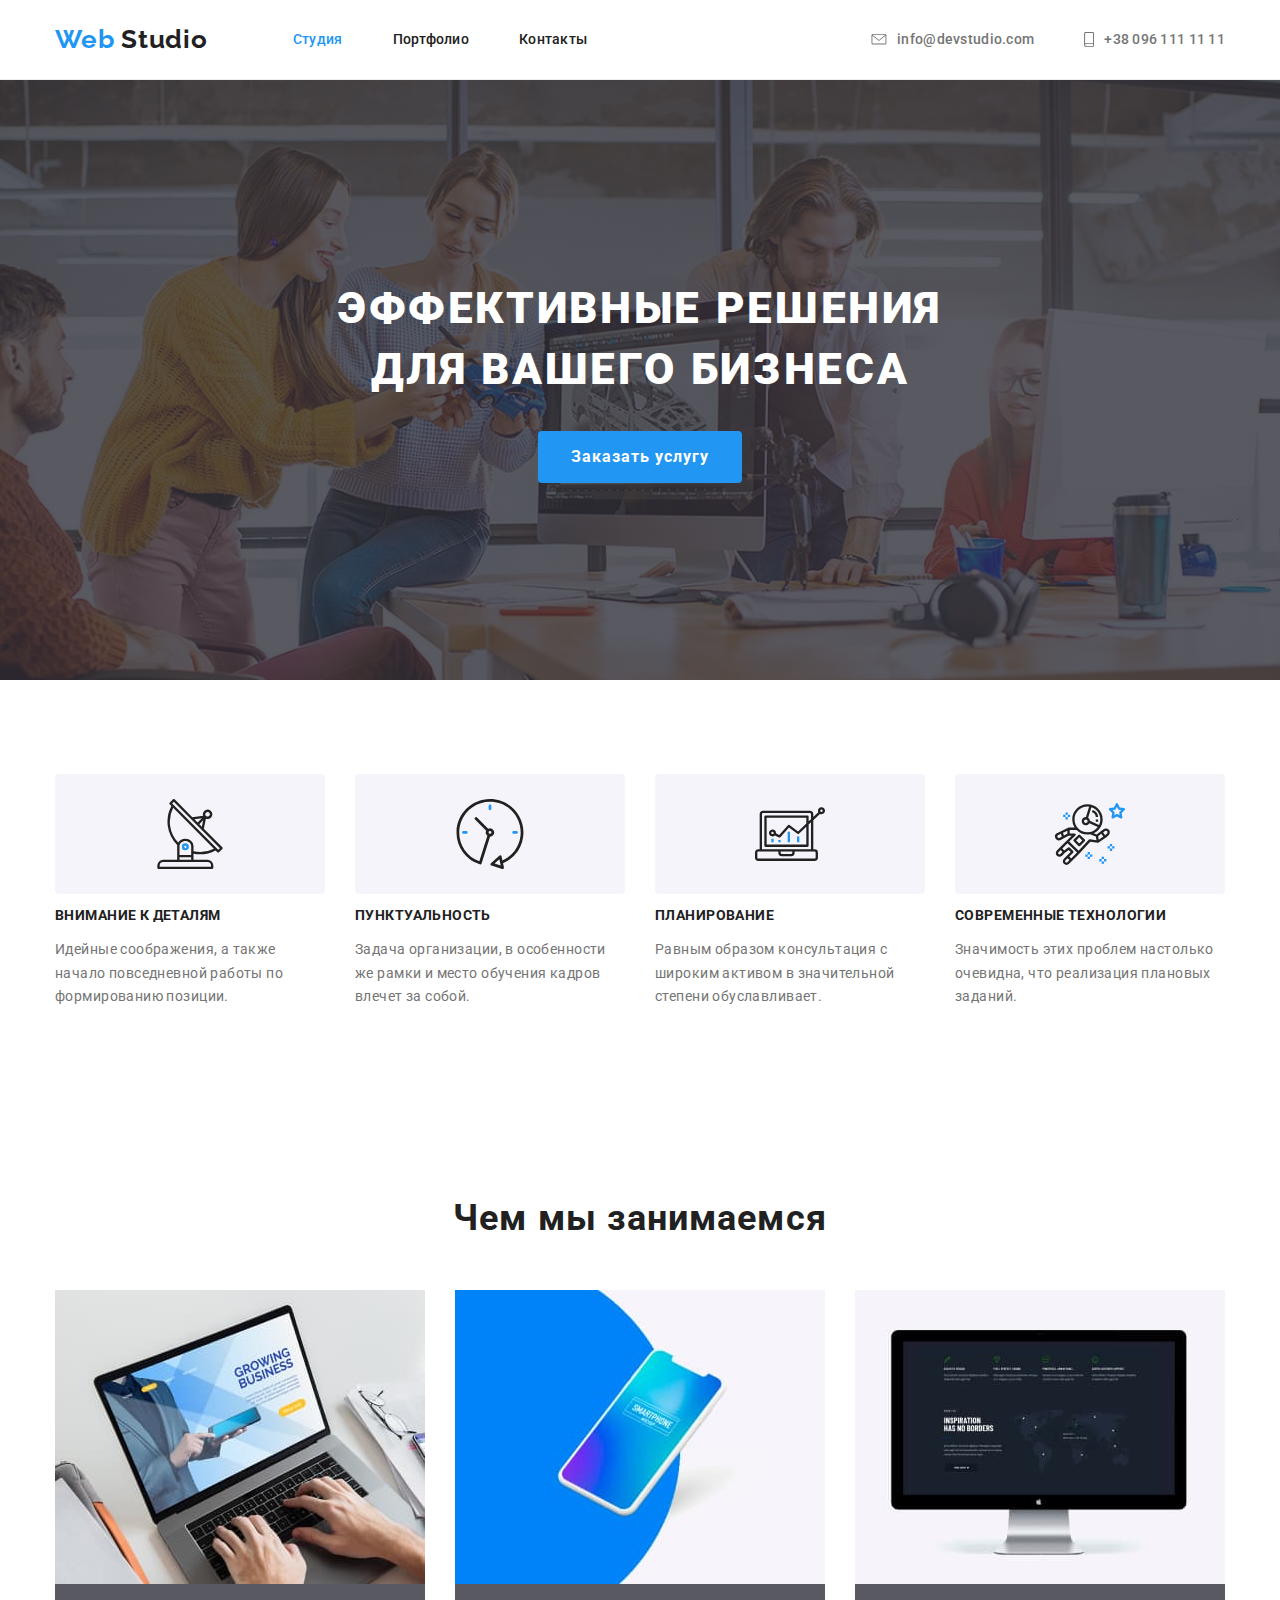
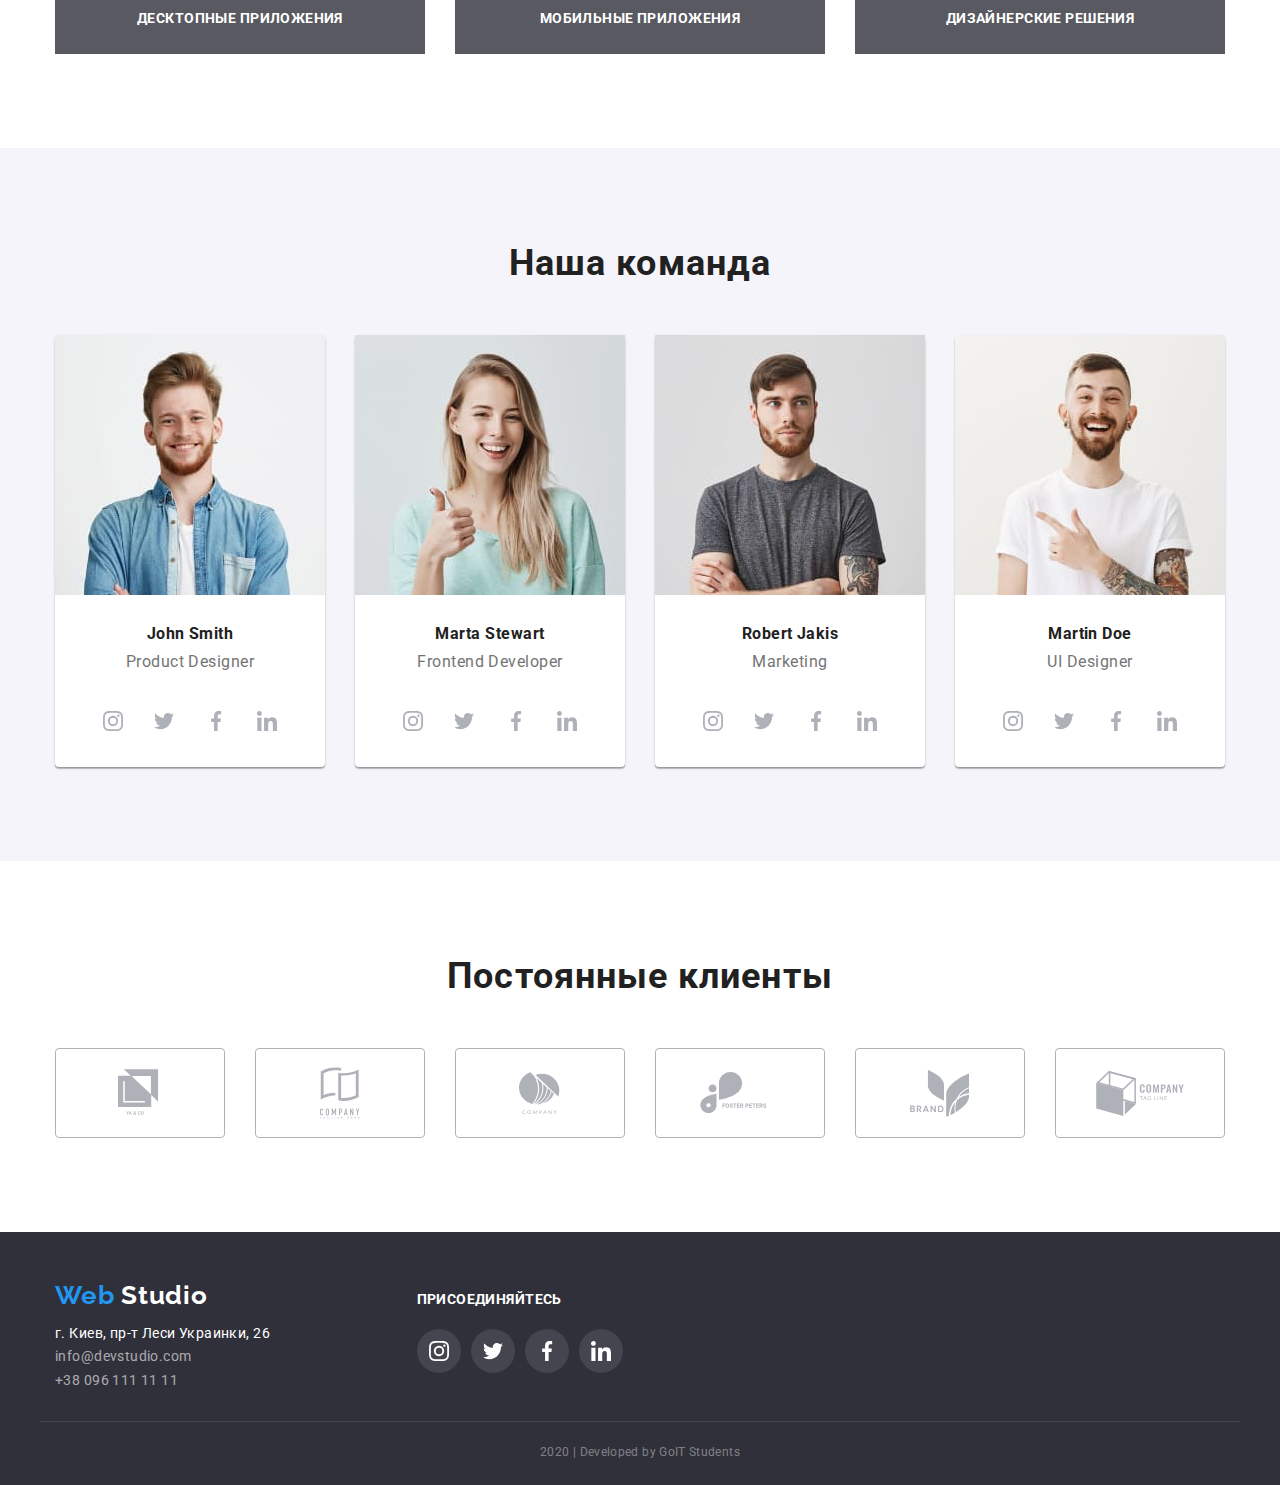
<file: index.html>
<!DOCTYPE html>
<html lang="ru">
  <head>
    <meta charset="UTF-8" />
    <meta name="viewport" content="width=device-width, initial-scale=1.0" />
    <title>Document</title>
    <link
      href="https://fonts.googleapis.com/css2?family=Raleway:wght@700&family=Roboto:wght@400;500;700;900&display=swap"
      rel="stylesheet"
    />
    <link
      rel="stylesheet"
      href="https://cdnjs.cloudflare.com/ajax/libs/modern-normalize/0.6.0/modern-normalize.min.css"
    />
    <link rel="stylesheet" href="./css/styles.css" />
  </head>

  <body>
    <!--Шапка-->
    <header class="page-header">
      <div class="container header-menu">
        <nav class="header-menu">
          <a href="./index.html" class="logo link"
            >Web <span class="logo accent">Studio</span></a
          >
          <ul class="site-nav list">
            <li class="item">
              <a href="./index.html" class="current link">Студия</a>
            </li>
            <li class="item">
              <a href="./portfolio.html" class="link">Портфолио</a>
            </li>
            <li class="item"><a href="#" class="link">Контакты</a></li>
          </ul>
        </nav>

        <ul class="contacts list">
          <li class="item">
            <a href="mailto:info@devstudio.com" class="link">
              <svg class="envelope-icon">
                <use href="./images/sprite.svg#icon-envelope"></use></svg
              >info@devstudio.com
            </a>
          </li>
          <li class="item">
            <a href="tel:+380961111111" class="link">
              <svg class="smartphone-icon">
                <use href="./images/sprite.svg#icon-smartphone"></use></svg
              >+38 096 111 11 11</a
            >
          </li>
        </ul>
      </div>
    </header>

    <main>
      <!--Герой-->
      <section class="hero">
        <div class="hero-content">
          <h1 class="hero-title">эффективные решения для вашего бизнеса</h1>
          <a href="#" class="button link">Заказать услугу</a>
        </div>
      </section>

      <!--Наши преимущества-->
      <section class="section">
        <div class="container">
          <h2 class="section-title visually-hidden">Наши преимущества</h2>
          <ul class="advantages list">
            <li class="item">
              <div class="advantages-icon">
                <svg width="70" height="70">
                  <use href="./images/sprite.svg#icon-antenna"></use>
                </svg>
              </div>
              <h3 class="advantages-title">Внимание к деталям</h3>
              <p class="text">
                Идейные соображения, а также начало повседневной работы по
                формированию позиции.
              </p>
            </li>
            <li class="item">
              <div class="advantages-icon">
                <svg width="70" height="70">
                  <use href="./images/sprite.svg#icon-clock"></use>
                </svg>
              </div>
              <h3 class="advantages-title">Пунктуальность</h3>
              <p class="text">
                Задача организации, в особенности же рамки и место обучения
                кадров влечет за собой.
              </p>
            </li>
            <li class="item">
              <div class="advantages-icon">
                <svg width="70" height="70">
                  <use href="./images/sprite.svg#icon-diagram"></use>
                </svg>
              </div>
              <h3 class="advantages-title">Планирование</h3>
              <p class="text">
                Равным образом консультация с широким активом в значительной
                степени обуславливает.
              </p>
            </li>
            <li class="item">
              <div class="advantages-icon">
                <svg width="70" height="70">
                  <use href="./images/sprite.svg#icon-astronaut"></use>
                </svg>
              </div>
              <h3 class="advantages-title">Современные технологии</h3>
              <p class="text">
                Значимость этих проблем настолько очевидна, что реализация
                плановых заданий.
              </p>
            </li>
          </ul>
        </div>
      </section>

      <!--Чем мы занимаемся-->
      <section class="section">
        <div class="container">
          <h2 class="section-title">Чем мы занимаемся</h2>
          <ul class="services list">
            <li class="item">
              <img
                src="./images/project-9.jpg"
                alt="человек работающий за компьютером"
                width="370"
                height="294"
              />
              <h3 class="service-title">Десктопные приложения</h3>
            </li>
            <li class="item">
              <img
                src="./images/phone.jpg"
                alt="смартфон"
                width="370"
                height="294"
              />
              <h3 class="service-title">Мобильные приложения</h3>
            </li>
            <li class="item">
              <img
                src="./images/project-6.jpg"
                alt="экран компьютера с дизайном программы"
                width="370"
                height="294"
              />
              <h3 class="service-title">Дизайнерские решения</h3>
            </li>
          </ul>
        </div>
      </section>

      <!--Наша команда-->
      <section class="section background">
        <div class="container">
          <h2 class="section-title">Наша команда</h2>
          <ul class="team list">
            <li class="worker-card">
              <img
                class="photo"
                src="./images/smith-photo.jpg"
                alt="фото Джона Смитта"
                width="270"
                height="260"
              />
              <div class="worker-info">
                <h3 class="worker-name">John Smith</h3>
                <p class="worker-profession">Product Designer</p>
                <ul class="socials list">
                  <li>
                    <a
                      href="#"
                      aria-label="Ссылка на Instagram"
                      class="socials link"
                    >
                      <svg width="20" height="20">
                        <use
                          href="./images/sprite.svg#icon-instagram"
                        ></use></svg
                    ></a>
                  </li>
                  <li>
                    <a
                      href="#"
                      aria-label="Ссылка на Twitter"
                      class="socials link"
                      ><svg width="20" height="20">
                        <use href="./images/sprite.svg#icon-twitter"></use></svg
                    ></a>
                  </li>
                  <li>
                    <a
                      href="#"
                      aria-label="Ссылка на Facebook"
                      class="socials link"
                    >
                      <svg width="20" height="20">
                        <use
                          href="./images/sprite.svg#icon-facebook"
                        ></use></svg
                    ></a>
                  </li>
                  <li>
                    <a
                      href="#"
                      aria-label="Ссылка на Linkedin"
                      class="socials link"
                      ><svg width="20" height="20">
                        <use
                          href="./images/sprite.svg#icon-linkedin"
                        ></use></svg
                    ></a>
                  </li>
                </ul>
              </div>
            </li>

            <li class="worker-card">
              <img
                class="photo"
                src="./images/steward-photo.jpg"
                alt="фото Марты Стюарт"
                width="270"
                height="260"
              />
              <div class="worker-info">
                <h3 class="worker-name">Marta Stewart</h3>
                <p class="worker-profession">Frontend Developer</p>
                <ul class="socials list">
                  <li>
                    <a
                      href="#"
                      aria-label="Ссылка на Instagram"
                      class="sd socials link"
                    >
                      <svg width="20" height="20">
                        <use
                          href="./images/sprite.svg#icon-instagram"
                        ></use></svg
                    ></a>
                  </li>
                  <li>
                    <a
                      href="#"
                      aria-label="Ссылка на Twitter"
                      class="socials link"
                      ><svg width="20" height="20">
                        <use href="./images/sprite.svg#icon-twitter"></use></svg
                    ></a>
                  </li>
                  <li>
                    <a
                      href="#"
                      aria-label="Ссылка на Facebook"
                      class="socials link"
                    >
                      <svg width="20" height="20">
                        <use
                          href="./images/sprite.svg#icon-facebook"
                        ></use></svg
                    ></a>
                  </li>
                  <li>
                    <a
                      href="#"
                      aria-label="Ссылка на Linkedin"
                      class="socials link"
                      ><svg width="20" height="20">
                        <use
                          href="./images/sprite.svg#icon-linkedin"
                        ></use></svg
                    ></a>
                  </li>
                </ul>
              </div>
            </li>

            <li class="worker-card">
              <img
                class="photo"
                src="./images/jakis-photo.jpg"
                alt="фото Роберта Джекиса"
                width="270"
                height="260"
              />
              <div class="worker-info">
                <h3 class="worker-name">Robert Jakis</h3>
                <p class="worker-profession">Marketing</p>
                <ul class="socials list">
                  <li>
                    <a
                      href="#"
                      aria-label="Ссылка на Instagram"
                      class="sd socials link"
                    >
                      <svg width="20" height="20">
                        <use
                          href="./images/sprite.svg#icon-instagram"
                        ></use></svg
                    ></a>
                  </li>
                  <li>
                    <a
                      href="#"
                      aria-label="Ссылка на Twitter"
                      class="socials link"
                      ><svg width="20" height="20">
                        <use href="./images/sprite.svg#icon-twitter"></use></svg
                    ></a>
                  </li>
                  <li>
                    <a
                      href="#"
                      aria-label="Ссылка на Facebook"
                      class="socials link"
                    >
                      <svg width="20" height="20">
                        <use
                          href="./images/sprite.svg#icon-facebook"
                        ></use></svg
                    ></a>
                  </li>
                  <li>
                    <a
                      href="#"
                      aria-label="Ссылка на Linkedin"
                      class="socials link"
                      ><svg width="20" height="20">
                        <use
                          href="./images/sprite.svg#icon-linkedin"
                        ></use></svg
                    ></a>
                  </li>
                </ul>
              </div>
            </li>

            <li class="worker-card">
              <img
                class="photo"
                src="./images/doe-photo.jpg"
                alt="фото Мартина Доу"
                width="270"
                height="260"
              />
              <div class="worker-info">
                <h3 class="worker-name">Martin Doe</h3>
                <p class="worker-profession">UI Designer</p>
                <ul class="socials list">
                  <li>
                    <a
                      href="#"
                      aria-label="Ссылка на Instagram"
                      class="sd socials link"
                    >
                      <svg width="20" height="20">
                        <use
                          href="./images/sprite.svg#icon-instagram"
                        ></use></svg
                    ></a>
                  </li>
                  <li>
                    <a
                      href="#"
                      aria-label="Ссылка на Twitter"
                      class="socials link"
                      ><svg width="20" height="20">
                        <use href="./images/sprite.svg#icon-twitter"></use></svg
                    ></a>
                  </li>
                  <li>
                    <a
                      href="#"
                      aria-label="Ссылка на Facebook"
                      class="socials link"
                    >
                      <svg width="20" height="20">
                        <use
                          href="./images/sprite.svg#icon-facebook"
                        ></use></svg
                    ></a>
                  </li>
                  <li>
                    <a
                      href="#"
                      aria-label="Ссылка на Linkedin"
                      class="socials link"
                      ><svg width="20" height="20">
                        <use
                          href="./images/sprite.svg#icon-linkedin"
                        ></use></svg
                    ></a>
                  </li>
                </ul>
              </div>
            </li>
          </ul>
        </div>
      </section>

      <!--Постоянные клиенты-->
      <section class="section">
        <div class="container">
          <h2 class="section-title">Постоянные клиенты</h2>
          <ul class="clients list">
            <li class="item">
              <a href="#" class="clients link">
                <svg width="44.27" height="49.23">
                  <use href="./images/sprite.svg#icon-logo-1"></use>
                </svg>
              </a>
            </li>
            <li class="item">
              <a href="#" class="clients link">
                <svg width="40" height="52">
                  <use href="./images/sprite.svg#icon-logo-2"></use>
                </svg>
              </a>
            </li>
            <li class="item">
              <a href="#" class="clients link">
                <svg width="41" height="42.6">
                  <use href="./images/sprite.svg#icon-logo-3"></use></svg
              ></a>
            </li>
            <li class="item">
              <a href="#" class="clients link">
                <svg width="79.66" height="42.02">
                  <use href="./images/sprite.svg#icon-logo-4"></use>
                </svg>
              </a>
            </li>
            <li class="item">
              <a href="#" class="clients link">
                <svg width="59" height="47">
                  <use href="./images/sprite.svg#icon-logo-5"></use></svg
              ></a>
            </li>
            <li class="item">
              <a href="#" class="clients link">
                <svg class="icon" width="88.48" height="45.44">
                  <use href="./images/sprite.svg#icon-logo-6"></use></svg
              ></a>
            </li>
          </ul>
        </div>
      </section>
    </main>

    <!--Футер-->
    <footer class="footer">
      <div class="container footer-section">
        <div class="address">
          <a href="./index.html" class="logo link"
            >Web <span class="logo inverse">Studio</span></a
          >
          <address>
            <ul class="list">
              <li class="address-info">г. Киев, пр-т Леси Украинки, 26</li>
              <li>
                <a href="mailto:info@devstudio.com" class="footer-contacts link"
                  >info@devstudio.com</a
                >
              </li>
              <li>
                <a href="tel:+380961111111" class="footer-contacts link"
                  >+38 096 111 11 11</a
                >
              </li>
            </ul>
          </address>
        </div>

        <div class="join-us">
          <b class="label">присоединяйтесь</b>
          <ul class="footer-socials list">
            <li class="item">
              <a href="#" aria-label="Ссылка на Instagram" class="socials link">
                <svg width="20" height="20">
                  <use href="./images/sprite.svg#icon-instagram"></use></svg
              ></a>
            </li>
            <li class="item">
              <a href="#" aria-label="Ссылка на Twitter" class="socials link"
                ><svg width="20" height="20">
                  <use href="./images/sprite.svg#icon-twitter"></use></svg
              ></a>
            </li>
            <li class="item">
              <a href="#" aria-label="Ссылка на Facebook" class="socials link">
                <svg width="20" height="20">
                  <use href="./images/sprite.svg#icon-facebook"></use>
                </svg>
              </a>
            </li>
            <li class="item">
              <a href="#" aria-label="Ссылка на Linkedin" class="socials link"
                ><svg width="20" height="20">
                  <use href="./images/sprite.svg#icon-linkedin"></use></svg
              ></a>
            </li>
          </ul>
        </div>
      </div>
      <p class="copyright">2020 | Developed by GoIT Students</p>
    </footer>
  </body>
</html>
</file>
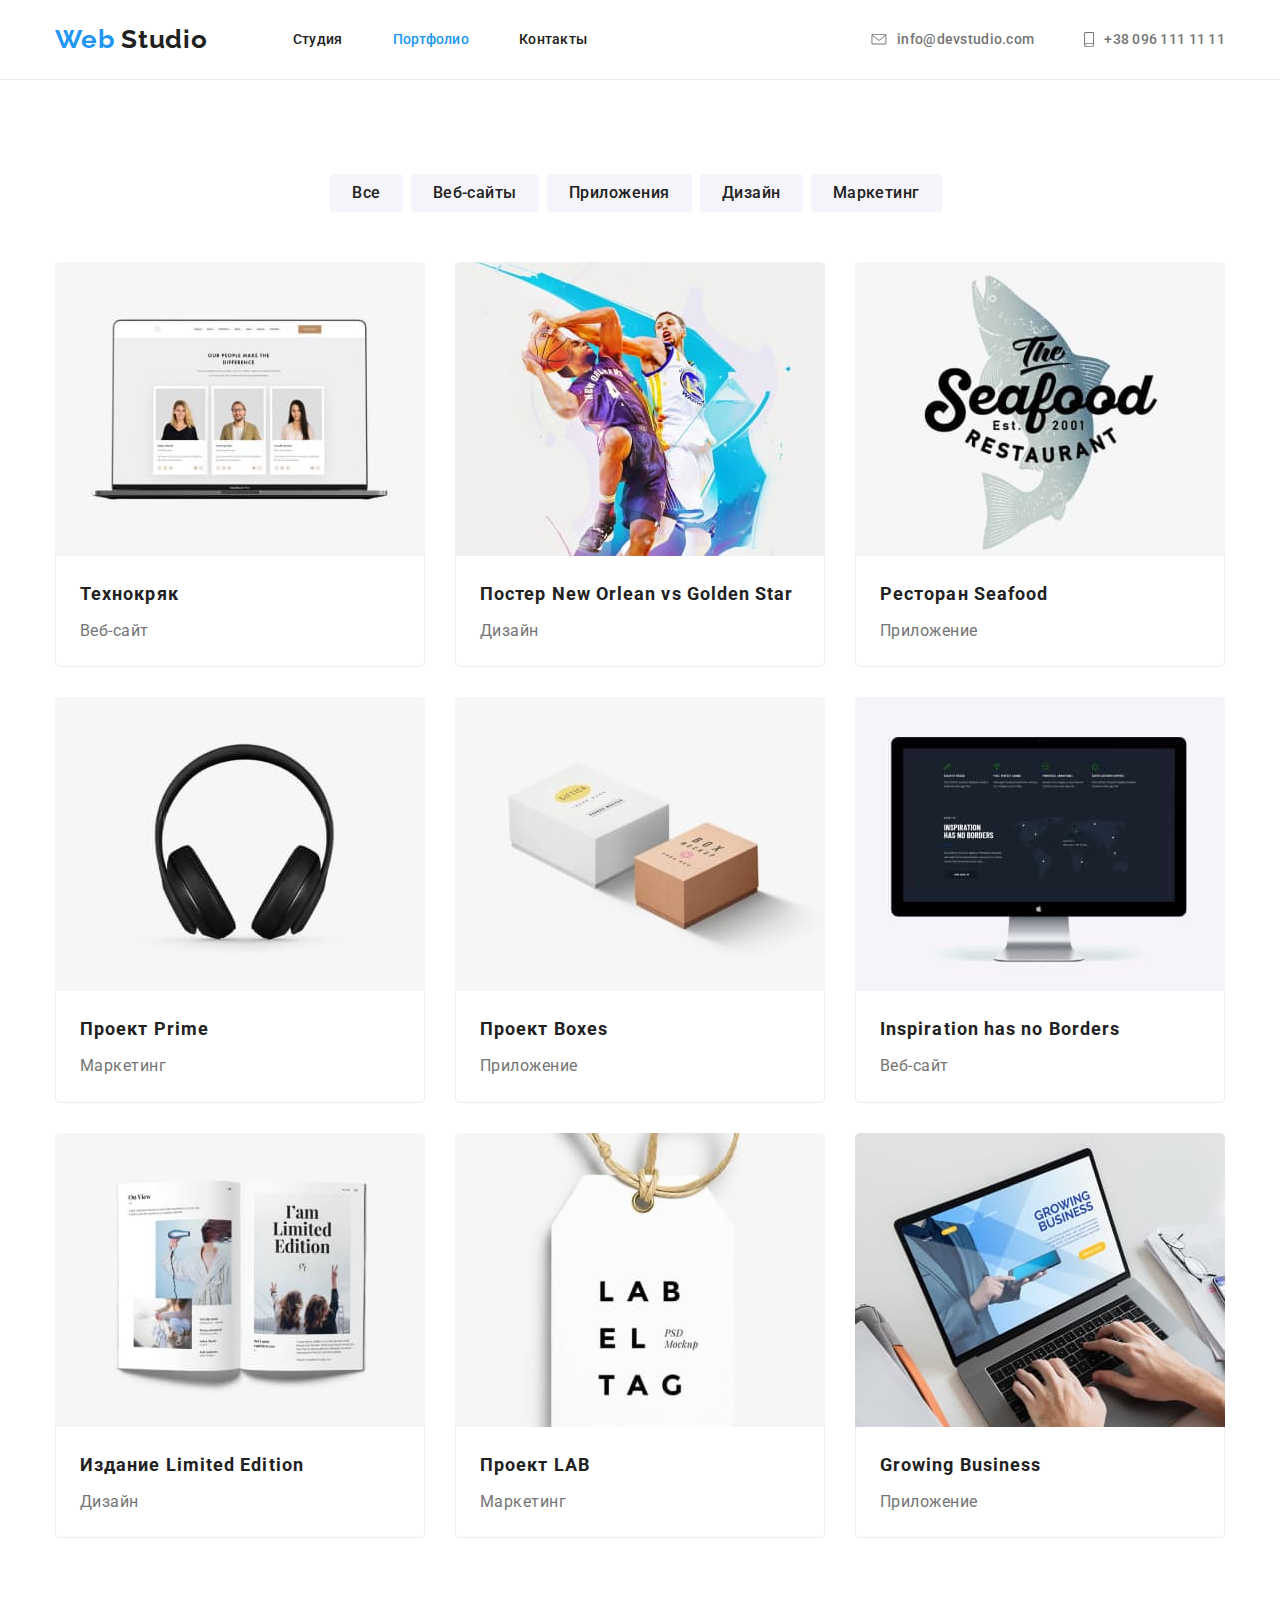
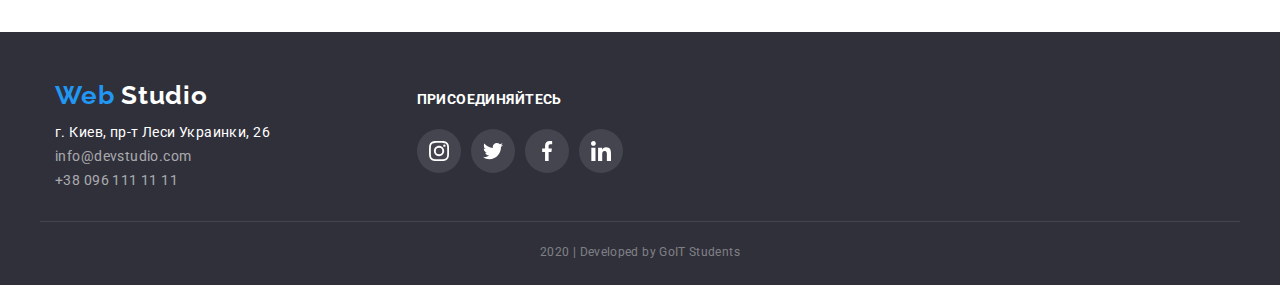
<file: portfolio.html>
<!DOCTYPE html>
<html lang="ru">
  <head>
    <meta charset="UTF-8" />
    <meta name="viewport" content="width=device-width, initial-scale=1.0" />
    <title>Document</title>
    <link
      href="https://fonts.googleapis.com/css2?family=Raleway:wght@700&family=Roboto:wght@400;500;700;900&display=swap"
      rel="stylesheet"
    />
    <link
      rel="stylesheet"
      href="https://cdnjs.cloudflare.com/ajax/libs/modern-normalize/0.6.0/modern-normalize.min.css"
    />
    <link rel="stylesheet" href="./css/styles.css" />
  </head>

  <body>
    <!--Шапка-->
    <header class="page-header">
      <div class="container header-menu">
        <nav class="header-menu">
          <a href="./index.html" class="logo link"
            >Web <span class="logo accent">Studio</span></a
          >
          <ul class="site-nav list">
            <li class="item">
              <a href="./index.html" class="link">Студия</a>
            </li>
            <li class="item">
              <a href="./portfolio.html" class="current link">Портфолио</a>
            </li>
            <li class="item"><a href="#" class="link">Контакты</a></li>
          </ul>
        </nav>

        <ul class="contacts list">
          <li class="item">
            <a href="mailto:info@devstudio.com" class="link">
              <svg class="envelope-icon">
                <use href="./images/sprite.svg#icon-envelope"></use></svg
              >info@devstudio.com
            </a>
          </li>
          <li class="item">
            <a href="tel:+380961111111" class="link">
              <svg class="smartphone-icon">
                <use href="./images/sprite.svg#icon-smartphone"></use></svg
              >+38 096 111 11 11</a
            >
          </li>
        </ul>
      </div>
    </header>

    <main>
      <!--Фильтр-->
      <section class="section portfolio">
        <div class="container">
          <h1 class="visually-hidden">Наши проекты</h1>
          <ul class="filter list">
            <li class="item"><button class="filter-button">Все</button></li>
            <li class="item">
              <button class="filter-button">Веб-сайты</button>
            </li>
            <li class="item">
              <button class="filter-button">Приложения</button>
            </li>
            <li class="item"><button class="filter-button">Дизайн</button></li>
            <li class="item">
              <button class="filter-button">Маркетинг</button>
            </li>
          </ul>

          <!--Галерея/Портфолио-->
          <div>
            <ul class="portfolio list">
              <li class="portfolio-card">
                <a href="#" class="link">
                  <div class="portfolio-top">
                    <img
                      src="./images/project-1.jpg"
                      alt="Экран ноутбука на котором открыт сайт Технокряк"
                      width="370"
                      height="294"
                    />
                    <p class="content">
                      Технокряк это современная площадка распространения
                      коронавируса. Компании используют эту платформу для
                      цифрового шпионажа и атак на защищённые сервера
                      конкурентов.
                    </p>
                  </div>
                  <div class="portfolio-description">
                    <h2 class="portfolio-item">Технокряк</h2>
                    <p class="portfolio-type">Веб-сайт</p>
                  </div></a
                >
              </li>
              <li class="portfolio-card">
                <a href="#" class="link">
                  <div class="portfolio-top">
                    <img
                      src="./images/project-2.jpg"
                      alt="Постер с двумя игроками команд New Orlean и Golden Stars"
                      width="370"
                      height="294"
                    />
                    <p class="content">
                      Технокряк это современная площадка распространения
                      коронавируса. Компании используют эту платформу для
                      цифрового шпионажа и атак на защищённые сервера
                      конкурентов.
                    </p>
                  </div>
                  <div class="portfolio-description">
                    <h2 class="portfolio-item">
                      Постер New Orlean vs Golden Star
                    </h2>
                    <p class="portfolio-type">Дизайн</p>
                  </div></a
                >
              </li>
              <li class="portfolio-card">
                <a href="#" class="link">
                  <div class="portfolio-top">
                    <img
                      src="./images/project-3.jpg"
                      alt="Эмблема ресторана Seafood"
                      width="370"
                      height="294"
                    />
                    <p class="content">
                      Технокряк это современная площадка распространения
                      коронавируса. Компании используют эту платформу для
                      цифрового шпионажа и атак на защищённые сервера
                      конкурентов.
                    </p>
                  </div>
                  <div class="portfolio-description">
                    <h2 class="portfolio-item">Ресторан Seafood</h2>
                    <p class="portfolio-type">Приложение</p>
                  </div></a
                >
              </li>
              <li class="portfolio-card">
                <a href="#" class="link">
                  <div class="portfolio-top">
                    <img
                      src="./images/project-4.jpg"
                      alt="Наушники"
                      width="370"
                      height="294"
                    />
                    <p class="content">
                      Технокряк это современная площадка распространения
                      коронавируса. Компании используют эту платформу для
                      цифрового шпионажа и атак на защищённые сервера
                      конкурентов.
                    </p>
                  </div>
                  <div class="portfolio-description">
                    <h2 class="portfolio-item">Проект Prime</h2>
                    <p class="portfolio-type">Маркетинг</p>
                  </div>
                </a>
              </li>
              <li class="portfolio-card">
                <a href="#" class="link">
                  <div class="portfolio-top">
                    <img
                      src="./images/project-5.jpg"
                      alt="Эмблема приложения Boxes: две коробки"
                      width="370"
                      height="294"
                    />
                    <p class="content">
                      Технокряк это современная площадка распространения
                      коронавируса. Компании используют эту платформу для
                      цифрового шпионажа и атак на защищённые сервера
                      конкурентов.
                    </p>
                  </div>
                  <div class="portfolio-description">
                    <h2 class="portfolio-item">Проект Boxes</h2>
                    <p class="portfolio-type">Приложение</p>
                  </div>
                </a>
              </li>
              <li class="portfolio-card">
                <a href="#" class="link">
                  <div class="portfolio-top">
                    <img
                      src="./images/project-6.jpg"
                      alt="Экран компьютера с открытым сайтом"
                      width="370"
                      height="294"
                    />
                    <p class="content">
                      Технокряк это современная площадка распространения
                      коронавируса. Компании используют эту платформу для
                      цифрового шпионажа и атак на защищённые сервера
                      конкурентов.
                    </p>
                  </div>
                  <div class="portfolio-description">
                    <h2 class="portfolio-item">Inspiration has no Borders</h2>
                    <p class="portfolio-type">Веб-сайт</p>
                  </div></a
                >
              </li>
              <li class="portfolio-card">
                <a href="#" class="link">
                  <div class="portfolio-top">
                    <img
                      src="./images/project-7.jpg"
                      alt="Открытый журнал Limited Edition"
                      width="370"
                      height="294"
                    />
                    <p class="content">
                      Технокряк это современная площадка распространения
                      коронавируса. Компании используют эту платформу для
                      цифрового шпионажа и атак на защищённые сервера
                      конкурентов.
                    </p>
                  </div>
                  <div class="portfolio-description">
                    <h2 class="portfolio-item">Издание Limited Edition</h2>
                    <p class="portfolio-type">Дизайн</p>
                  </div>
                </a>
              </li>
              <li class="portfolio-card">
                <a href="#" class="link">
                  <div class="portfolio-top">
                    <img
                      src="./images/project-8.jpg"
                      alt="Этикетка с надписью Lab El Tag"
                      width="370"
                      height="294"
                    />
                    <p class="content">
                      Технокряк это современная площадка распространения
                      коронавируса. Компании используют эту платформу для
                      цифрового шпионажа и атак на защищённые сервера
                      конкурентов.
                    </p>
                  </div>
                  <div class="portfolio-description">
                    <h2 class="portfolio-item">Проект LAB</h2>
                    <p class="portfolio-type">Маркетинг</p>
                  </div></a
                >
              </li>
              <li class="portfolio-card">
                <a href="#" class="link">
                  <div class="portfolio-top">
                    <img
                      src="./images/project-9.jpg"
                      alt="Человек работающий за компьютером"
                      width="370"
                      height="294"
                    />
                    <p class="content">
                      Технокряк это современная площадка распространения
                      коронавируса. Компании используют эту платформу для
                      цифрового шпионажа и атак на защищённые сервера
                      конкурентов.
                    </p>
                  </div>
                  <div class="portfolio-description">
                    <h2 class="portfolio-item">Growing Business</h2>
                    <p class="portfolio-type">Приложение</p>
                  </div></a
                >
              </li>
            </ul>
          </div>
        </div>
      </section>
    </main>

    <!--Футер-->
    <footer class="footer">
      <div class="container footer-section">
        <div class="address">
          <a href="./index.html" class="logo link"
            >Web <span class="logo inverse">Studio</span></a
          >
          <address>
            <ul class="list">
              <li class="address-info">г. Киев, пр-т Леси Украинки, 26</li>
              <li>
                <a href="mailto:info@devstudio.com" class="footer-contacts link"
                  >info@devstudio.com</a
                >
              </li>
              <li>
                <a href="tel:+380961111111" class="footer-contacts link"
                  >+38 096 111 11 11</a
                >
              </li>
            </ul>
          </address>
        </div>

        <div class="join-us">
          <b class="label">присоединяйтесь</b>
          <ul class="footer-socials list">
            <li class="item">
              <a href="#" aria-label="Ссылка на Instagram" class="socials link">
                <svg width="20" height="20">
                  <use href="./images/sprite.svg#icon-instagram"></use></svg
              ></a>
            </li>
            <li class="item">
              <a href="#" aria-label="Ссылка на Twitter" class="socials link"
                ><svg width="20" height="20">
                  <use href="./images/sprite.svg#icon-twitter"></use></svg
              ></a>
            </li>
            <li class="item">
              <a href="#" aria-label="Ссылка на Facebook" class="socials link">
                <svg width="20" height="20">
                  <use href="./images/sprite.svg#icon-facebook"></use>
                </svg>
              </a>
            </li>
            <li class="item">
              <a href="#" aria-label="Ссылка на Linkedin" class="socials link"
                ><svg width="20" height="20">
                  <use href="./images/sprite.svg#icon-linkedin"></use></svg
              ></a>
            </li>
          </ul>
        </div>
      </div>
      <p class="copyright">2020 | Developed by GoIT Students</p>
    </footer>
  </body>
</html>
</file>
<file: css/styles.css>
/*цвет основного контента #757575*/
/*цвет заголовка #212121*/
/*цвет акцента #2196F3*/
/*белый цвет #FFFFFF*/
/*цвет футера #2F303A*/
/*цвет копирайта rgba(255, 255, 255, 0.4)*/

/*General*/

:root {
  --primary-text-color: #757575;
  --primary-title-color: #212121;
  --section-bg-color: #f5f4fa;
  --accent-color: #2196f3;
  --primary-white-color: #ffffff;
  --button-text-color: #ffffff;
  --footer-bg-color: #2f303a;
  --copyright-color: rgba(255, 255, 255, 0.4);
  --clients-logo-color: #afb1b8;
  --footer-socials-bg-color: rgba(255, 255, 255, 0.1);
  --team-socials-color: #afb1b8;
}

html {
  box-sizing: border-box;
}

*,
*::before,
*::after {
  box-sizing: inherit;
}

body {
  color: var(--primary-text-color);
  font-family: Roboto, sans-serif;
}

img {
  display: block;
  max-width: 100%;
  height: auto;
}

.visually-hidden {
  position: absolute;
  width: 1px;
  height: 1px;
  margin: -1px;
  border: 0;
  padding: 0;
  clip: rect(0 0 0 0);
  overflow: hidden;
}

.container {
  margin-left: auto;
  margin-right: auto;
  width: 1200px;
  padding-left: 15px;
  padding-right: 15px;

  /*background-color: rgb(247, 240, 243);*/
}

.list {
  padding: 0;
  margin: 0;
  list-style: none;
}

.link {
  text-decoration: none;
}

/*Header*/

.page-header {
  border-bottom: 1px solid #ececec;
}

.header-menu {
  display: flex;
  align-items: center;
}

.site-nav {
  display: flex;
  margin-left: 85px;
}

.site-nav .item + .item {
  margin-left: 50px;
}

.site-nav .link {
  display: block;
  padding-top: 32px;
  padding-bottom: 32px;

  color: var(--primary-title-color);
  font-weight: 500;
  font-size: 14px;
  line-height: 1.1;
  letter-spacing: 0.02em;
}
.site-nav .link:hover,
.site-nav .link:focus,
.contacts .link:hover,
.contacts .link:focus,
.clients.link:hover,
.clients.link:focus {
  color: var(--accent-color);
}

/*Contacts*/
.contacts {
  display: flex;
  margin-left: auto;
}

.contacts .item + .item {
  margin-left: 50px;
}

.contacts .link {
  /*display: block;
  padding-top: 32px;
  padding-bottom: 32px;*/
  display: flex;
  align-items: center;
  color: var(--primary-text-color);
  font-weight: 500;
  font-size: 14px;
  line-height: 1.1;
  letter-spacing: 0.02em;
}

.envelope-icon {
  width: 16px;
  height: 11.2px;
  margin-right: 10px;
  fill: var(--primary-text-color);
}

.smartphone-icon {
  width: 10px;
  height: 14.94px;
  margin-right: 10px;
  fill: var(--primary-text-color);
}

.contacts .link:hover .envelope-icon,
.contacts .link:focus .envelope-icon,
.contacts .link:hover .smartphone-icon,
.contacts .link:focus .smartphone-icon {
  fill: var(--accent-color);
}

/*Logo*/
.logo {
  color: var(--accent-color);
  font-family: Raleway, sans-serif;
  font-weight: 700;
  font-size: 26px;
  line-height: 1.2;
  letter-spacing: 0.03em;
}

.logo.accent {
  color: var(--primary-title-color);
}

.address .logo.link {
  display: block;
  margin-bottom: 10px;
}
.logo.inverse {
  color: var(--primary-white-color);
}

/*Hero*/
.hero-title {
  margin-top: 0;
  margin-bottom: 30px;

  color: var(--primary-white-color);
  font-weight: 900;
  font-size: 44px;
  line-height: 1.4;
  letter-spacing: 0.06em;
  text-transform: uppercase;
}

.hero {
  display: flex;
  justify-content: center;
  align-items: center;
  margin-left: auto;
  margin-right: auto;
  text-align: center;
  max-width: 1600px;
  height: 600px;
  background-image: linear-gradient(
      rgba(47, 48, 58, 0.8),
      rgba(47, 48, 58, 0.8)
    ),
    url(../images/hero-img.jpg);
  background-position: center;
  background-repeat: no-repeat;
  background-size: cover;
}

.hero-content {
  width: 696px;
}

.button {
  display: inline-block;
  border: 1px solid transparent;
  border-radius: 4px;
  padding: 10px 32px;
  min-width: 200px;

  color: var(--button-text-color);
  background-color: var(--accent-color);

  font-weight: 700;
  font-size: 16px;
  line-height: 1.9;
  align-items: center;
  text-align: center;
  letter-spacing: 0.06em;
  text-decoration: none;
}

/*Sections*/
.section {
  padding-top: 94px;
  padding-bottom: 94px;
}

.section-title {
  margin-top: 0;
  margin-bottom: 50px;

  color: var(--primary-title-color);
  font-weight: 700;
  font-size: 36px;
  line-height: 1.2;
  letter-spacing: 0.03em;
  text-align: center;
}

/*Our advantages*/
/*.border {
  border-bottom: 1px solid #ececec;
}*/

.advantages {
  display: flex;
}

.advantages-title {
  margin-bottom: 10px;

  color: var(--primary-title-color);
  font-weight: 700;
  font-size: 14px;
  line-height: 1.1;
  letter-spacing: 0.03em;
  text-transform: uppercase;
}

.advantages .item {
  width: calc((100% - 30px * 3) / 4);
}

.advantages .item:not(:last-child) {
  margin-right: 30px;
}

.advantages-icon {
  display: flex;
  justify-content: center;
  padding-top: 25px;
  padding-bottom: 25px;

  background-color: var(--section-bg-color);
  border-radius: 4px;
}

/*Our services*/
.services {
  display: flex;
}

.servises .item {
  width: calc((100% - 60px) / 3);
}

.services .item:not(:last-child) {
  margin-right: 30px;
}

.service-title {
  margin-top: 0;
  margin-bottom: 0;
  padding-top: 27px;
  padding-bottom: 27px;
  color: var(--primary-white-color);
  font-size: 14px;
  line-height: 1.1;
  text-align: center;
  letter-spacing: 0.03em;
  text-transform: uppercase;

  background-color: rgba(47, 48, 58, 0.8);
}

/*Our team*/
.section.background {
  background-color: var(--section-bg-color);
}

.team {
  display: flex;
}

.worker-card {
  width: calc((100% - 30px * 3) / 4);
  box-shadow: 0px 2px 1px rgba(0, 0, 0, 0.2), 0px 1px 1px rgba(0, 0, 0, 0.14),
    0px 1px 3px rgba(0, 0, 0, 0.12);
  border-radius: 4px;
  background-color: var(--primary-white-color);
}

.worker-card:not(:last-child) {
  margin-right: 30px;
}

.worker-info {
  padding-top: 30px;
  padding-bottom: 24px;
  padding-right: 32px;
  padding-left: 32px;

  text-align: center;
}

.worker-name {
  margin-top: 0;
  margin-bottom: 10px;

  color: var(--primary-title-color);
  font-size: 16px;
  line-height: 1.1;
  text-align: center;
  letter-spacing: 0.03em;
}

.worker-profession {
  margin-top: 0;
  margin-bottom: 29px;

  font-size: 16px;
  line-height: 1.1;
  text-align: center;
  letter-spacing: 0.03em;
}

/* Team socials*/
.socials {
  display: flex;
  justify-content: space-around;
}

.worker-info .socials.link {
  fill: var(--team-socials-color);
}

.worker-info .socials.link:hover,
.worker-info .socials.link:focus {
  fill: var(--primary-white-color);
}

/*Our clients*/
.clients {
  display: flex;
}

.clients.link {
  justify-content: center;
  align-items: center;
  width: 170px;
  height: 90px;
  border: 1px solid #afb1b8;
  border-radius: 4px;
  fill: var(--clients-logo-color);
}

.clients.link:hover,
.clients.link:focus {
  fill: var(--accent-color);
  border: 1px solid var(--accent-color);
}

.clients .item {
  width: calc((100% - 30px * 5) / 6);
}

.clients .item:not(:last-child) {
  margin-right: 30px;
}

.text {
  margin-bottom: 0;

  font-size: 14px;
  line-height: 1.7;
  letter-spacing: 0.03em;
}

/*Footer*/
.footer {
  background-color: var(--footer-bg-color);
}
.footer-section {
  display: flex;
  padding-top: 48px;
  padding-bottom: 28px;
  align-items: baseline;
}

.footer-contacts {
  font-style: normal;
  color: rgba(255, 255, 255, 0.6);
  font-size: 14px;
  line-height: 1.7;
  letter-spacing: 0.03em;
}

.address {
  margin-right: 69px;
  width: calc(100% / 4);
}

.address-info {
  font-style: normal;
  color: var(--primary-white-color);
  font-size: 14px;
  line-height: 1.7;
  letter-spacing: 0.03em;
}

.footer-socials {
  display: flex;
}

.footer-socials .item {
  margin-right: 10px;
}

.footer-socials .link {
  background-color: var(--footer-socials-bg-color);
  fill: var(--primary-white-color);
}

.socials.link {
  padding: 12px;
  width: 44px;
  height: 44px;
  border-radius: 50%;
}

.socials.link:hover,
.socials.link:focus {
  background-color: var(--accent-color);
}

.label {
  display: block;
  margin-bottom: 21px;

  color: var(--button-text-color);
  font-weight: 700;
  font-size: 14px;
  line-height: 1.1;
  letter-spacing: 0.03em;
  text-transform: uppercase;
}

.join-us {
  margin-right: 94px;
  width: calc(100% / 4);
}

.copyright {
  margin-bottom: 0;
  margin-top: 0;
  margin-left: auto;
  margin-right: auto;
  padding-top: 18px;
  padding-bottom: 21px;
  padding-left: 15px;
  padding-right: 15px;
  border-top: 1px solid rgba(255, 255, 255, 0.1);

  width: 1200px;

  color: var(--copyright-color);
  font-size: 12px;
  line-height: 2;
  text-align: center;
  letter-spacing: 0.03em;
}

/*Portfolio*/
.portfolio .link {
  color: var(--primary-title-color);
}

/*Filter*/
.filter {
  display: flex;
  justify-content: center;
  margin-bottom: 50px;
}

.filter .item {
  margin-right: 8px;
}

.filter-button {
  padding-top: 6px;
  padding-bottom: 6px;
  padding-left: 22px;
  padding-right: 22px;
  border: transparent;
  background: #f5f4fa;
  border-radius: 4px;

  font-weight: 500;
  font-size: 16px;
  line-height: 1.6;
  text-align: center;
  letter-spacing: 0.03em;

  color: var(--primary-title-color);
}

.portfolio .filter-button:hover,
.portfolio .filter-button:focus {
  color: var(--primary-white-color);
  background-color: var(--accent-color);
  box-shadow: 0px 2px 2px rgba(0, 0, 0, 0.12), 0px 1px 2px rgba(0, 0, 0, 0.08),
    0px 3px 1px rgba(0, 0, 0, 0.1);
}

/*Portfolio*/
.portfolio {
  display: flex;
  flex-wrap: wrap;
  justify-content: space-between;
}

.portfolio-card {
  width: calc((100% - 60px) / 3);
  border-top-left-radius: 5px;
  border-top-right-radius: 5px;
  overflow: hidden;
  margin-right: 30px;
  margin-bottom: 30px;
}

.portfolio-card:nth-child(3n) {
  margin-right: 0;
}

.portfolio-card:nth-last-child(-n + 3) {
  margin-bottom: 0;
}

.portfolio-card:hover {
  box-shadow: 1px 4px 6px rgba(0, 0, 0, 0.16), 0px 4px 4px rgba(0, 0, 0, 0.06),
    0px 1px 1px rgba(0, 0, 0, 0.12);
}

.portfolio-card .link {
  display: block;
}

.portfolio-description {
  padding-top: 20px;
  padding-bottom: 20px;
  padding-right: 24px;
  padding-left: 24px;

  border-left: 1px solid #eeeeee;
  border-right: 1px solid #eeeeee;
  border-bottom: 1px solid #eeeeee;
  border-bottom-left-radius: 5px;
  border-bottom-right-radius: 5px;
}

.portfolio-item {
  margin-top: 0;
  margin-bottom: 4px;
  font-weight: 700;
  font-size: 18px;
  line-height: 2;
  letter-spacing: 0.06em;
}

.portfolio-type {
  margin-top: 0;
  margin-bottom: 0;
  color: var(--primary-text-color);
  font-size: 16px;
  line-height: 1.9;
  letter-spacing: 0.03em;
}

.portfolio-top > .content {
  display: none;
}

/*Current page*/

.site-nav .current.link {
  color: var(--accent-color);
}
</file>
